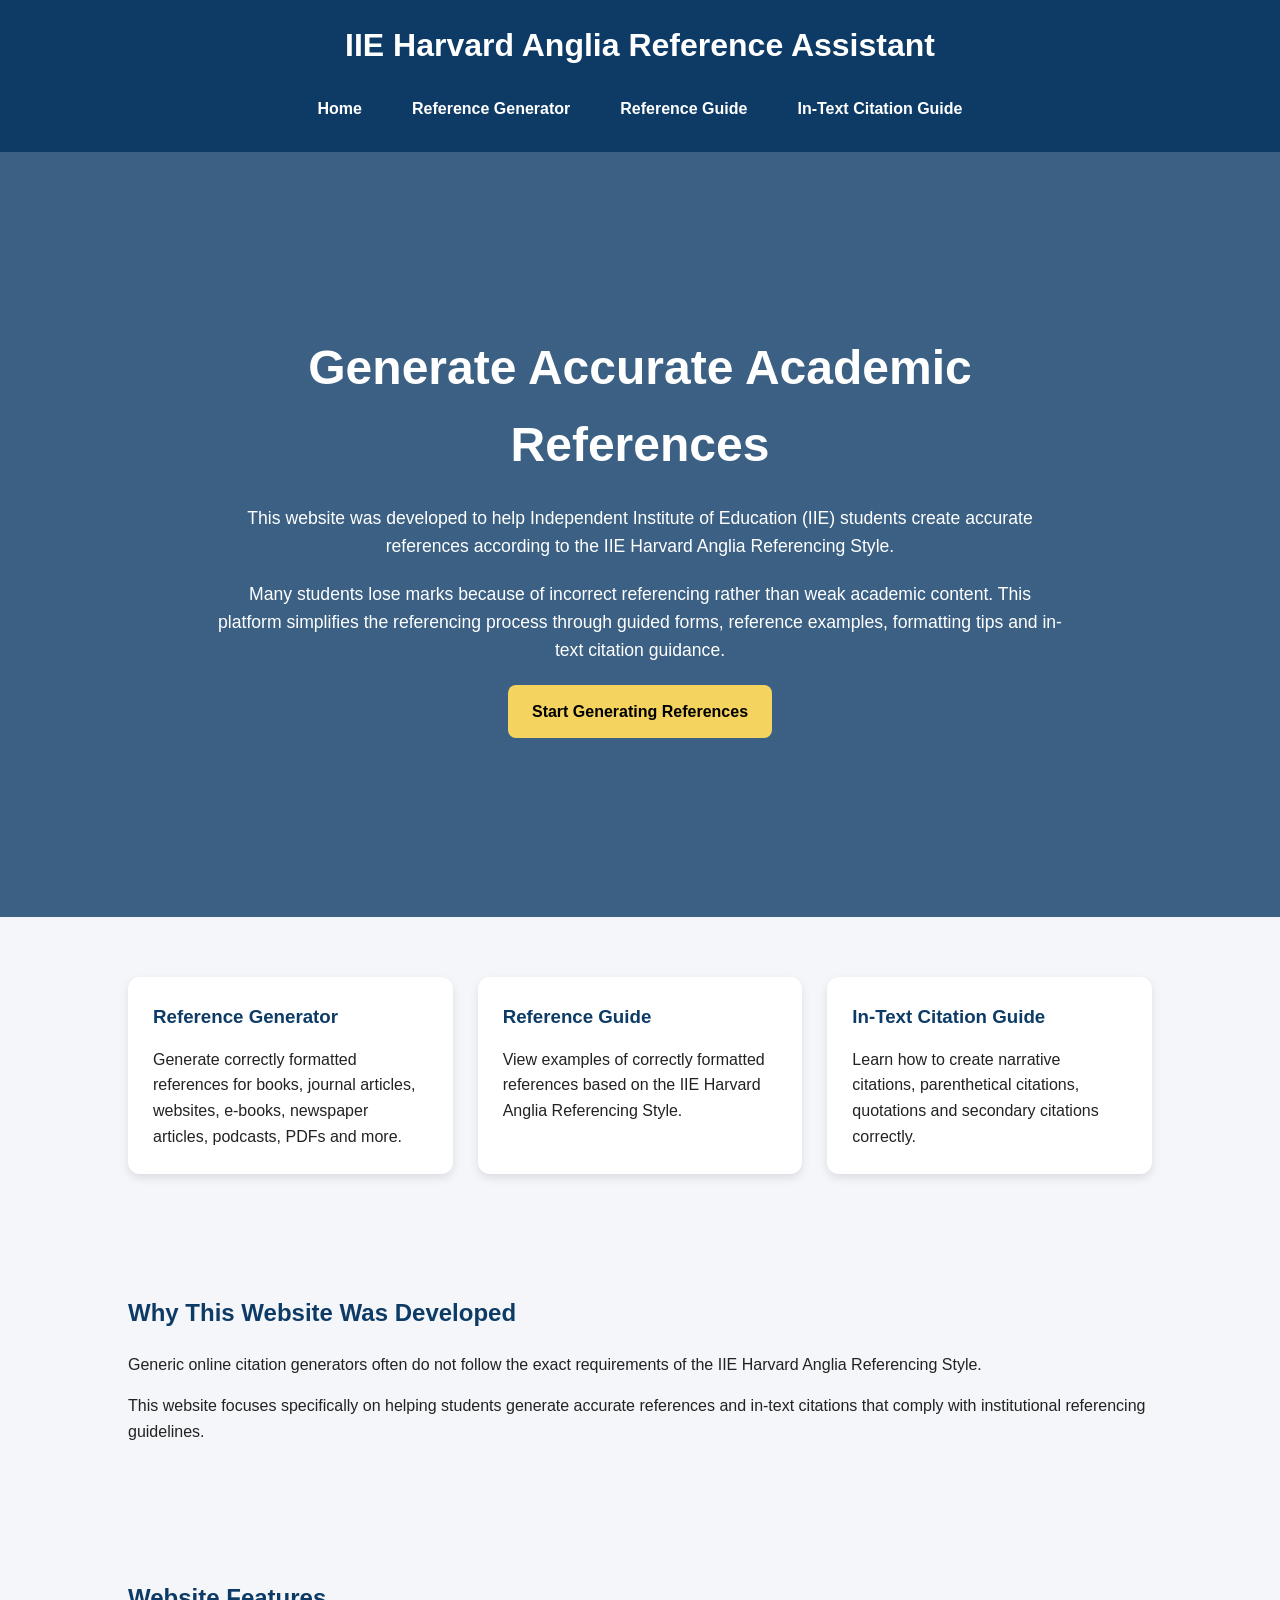
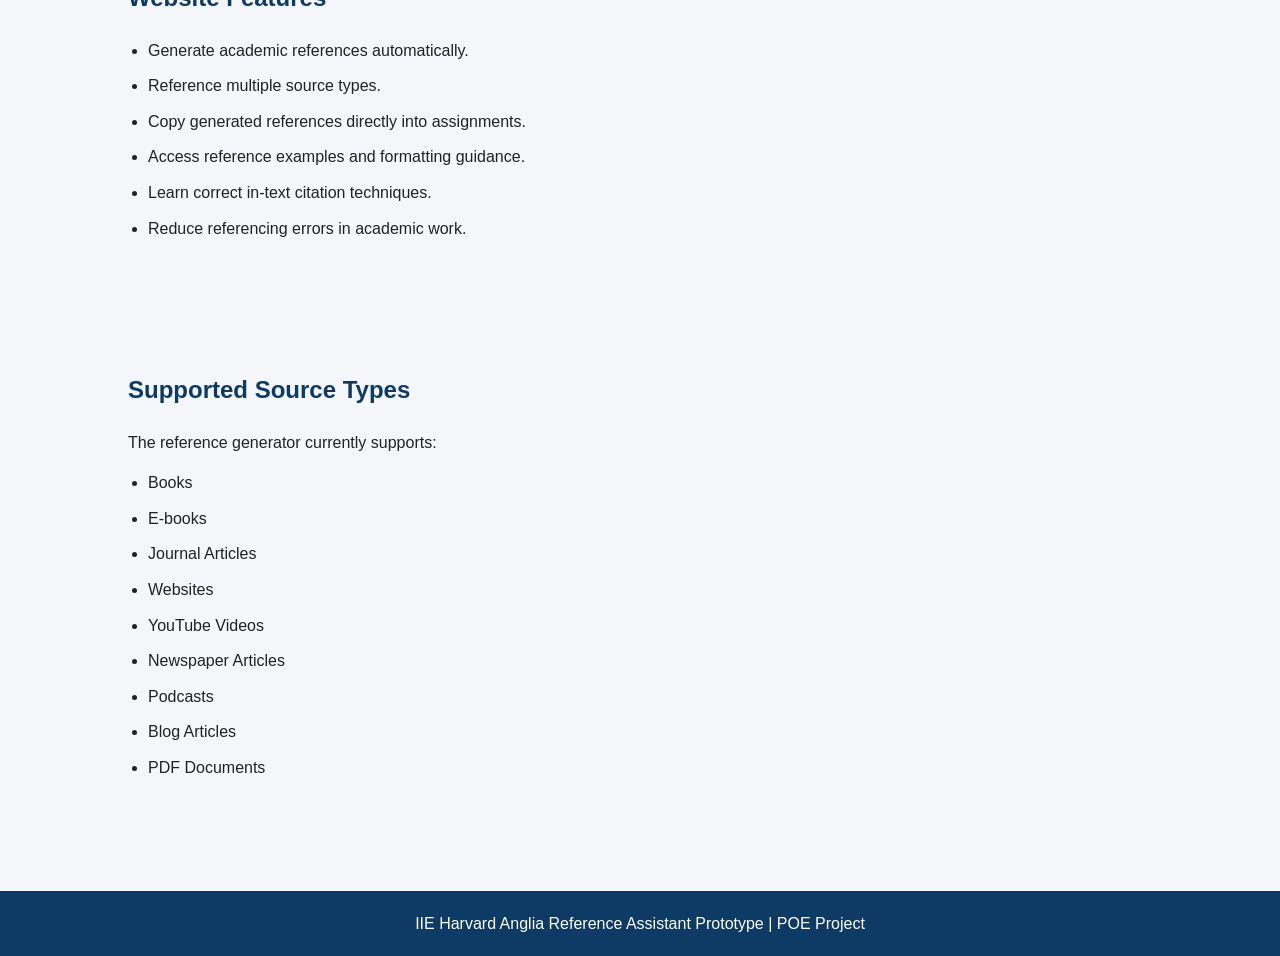
<file: index.html>
<!DOCTYPE html>
<html lang="en">
<head>
  <meta charset="UTF-8">
  <meta name="viewport" content="width=device-width, initial-scale=1.0">
  <title>IIE Harvard Anglia Reference Assistant</title>
  <link rel="stylesheet" href="style.css">
</head>
<body>

<header>

  <div class="logo">
    <h1>IIE Harvard Anglia Reference Assistant</h1>
  </div>

  <nav>
    <a href="index.html">Home</a>
    <a href="generator.html">Reference Generator</a>
    <a href="guide.html">Reference Guide</a>
    <a href="citationguide.html">In-Text Citation Guide</a>
  </nav>

</header>

<section class="hero">

  <div class="hero-content">

    <h2>Generate Accurate Academic References</h2>

    <p>
      This website was developed to help Independent Institute of Education
      (IIE) students create accurate references according to the
      IIE Harvard Anglia Referencing Style.
    </p>

    <p>
      Many students lose marks because of incorrect referencing rather than
      weak academic content. This platform simplifies the referencing process
      through guided forms, reference examples, formatting tips and
      in-text citation guidance.
    </p>

    <a href="generator.html" class="btn">
      Start Generating References
    </a>

  </div>

</section>

<section class="features-section">

  <div class="feature-card">

    <h3>Reference Generator</h3>

    <p>
      Generate correctly formatted references for books, journal articles,
      websites, e-books, newspaper articles, podcasts, PDFs and more.
    </p>

  </div>

  <div class="feature-card">

    <h3>Reference Guide</h3>

    <p>
      View examples of correctly formatted references based on the
      IIE Harvard Anglia Referencing Style.
    </p>

  </div>

  <div class="feature-card">

    <h3>In-Text Citation Guide</h3>

    <p>
      Learn how to create narrative citations, parenthetical citations,
      quotations and secondary citations correctly.
    </p>

  </div>

</section>

<section class="about-section">

  <h2>Why This Website Was Developed</h2>

  <p>
    Generic online citation generators often do not follow the exact
    requirements of the IIE Harvard Anglia Referencing Style.
  </p>

  <p>
    This website focuses specifically on helping students generate accurate
    references and in-text citations that comply with institutional
    referencing guidelines.
  </p>

</section>

<section class="about-section">

  <h2>Website Features</h2>

  <ul>
    <li>Generate academic references automatically.</li>
    <li>Reference multiple source types.</li>
    <li>Copy generated references directly into assignments.</li>
    <li>Access reference examples and formatting guidance.</li>
    <li>Learn correct in-text citation techniques.</li>
    <li>Reduce referencing errors in academic work.</li>
  </ul>

</section>

<section class="about-section">

  <h2>Supported Source Types</h2>

  <p>
    The reference generator currently supports:
  </p>

  <ul>
    <li>Books</li>
    <li>E-books</li>
    <li>Journal Articles</li>
    <li>Websites</li>
    <li>YouTube Videos</li>
    <li>Newspaper Articles</li>
    <li>Podcasts</li>
    <li>Blog Articles</li>
    <li>PDF Documents</li>
  </ul>

</section>

<footer>

  <p>
    IIE Harvard Anglia Reference Assistant Prototype | POE Project
  </p>

</footer>

</body>
</html>
</file>
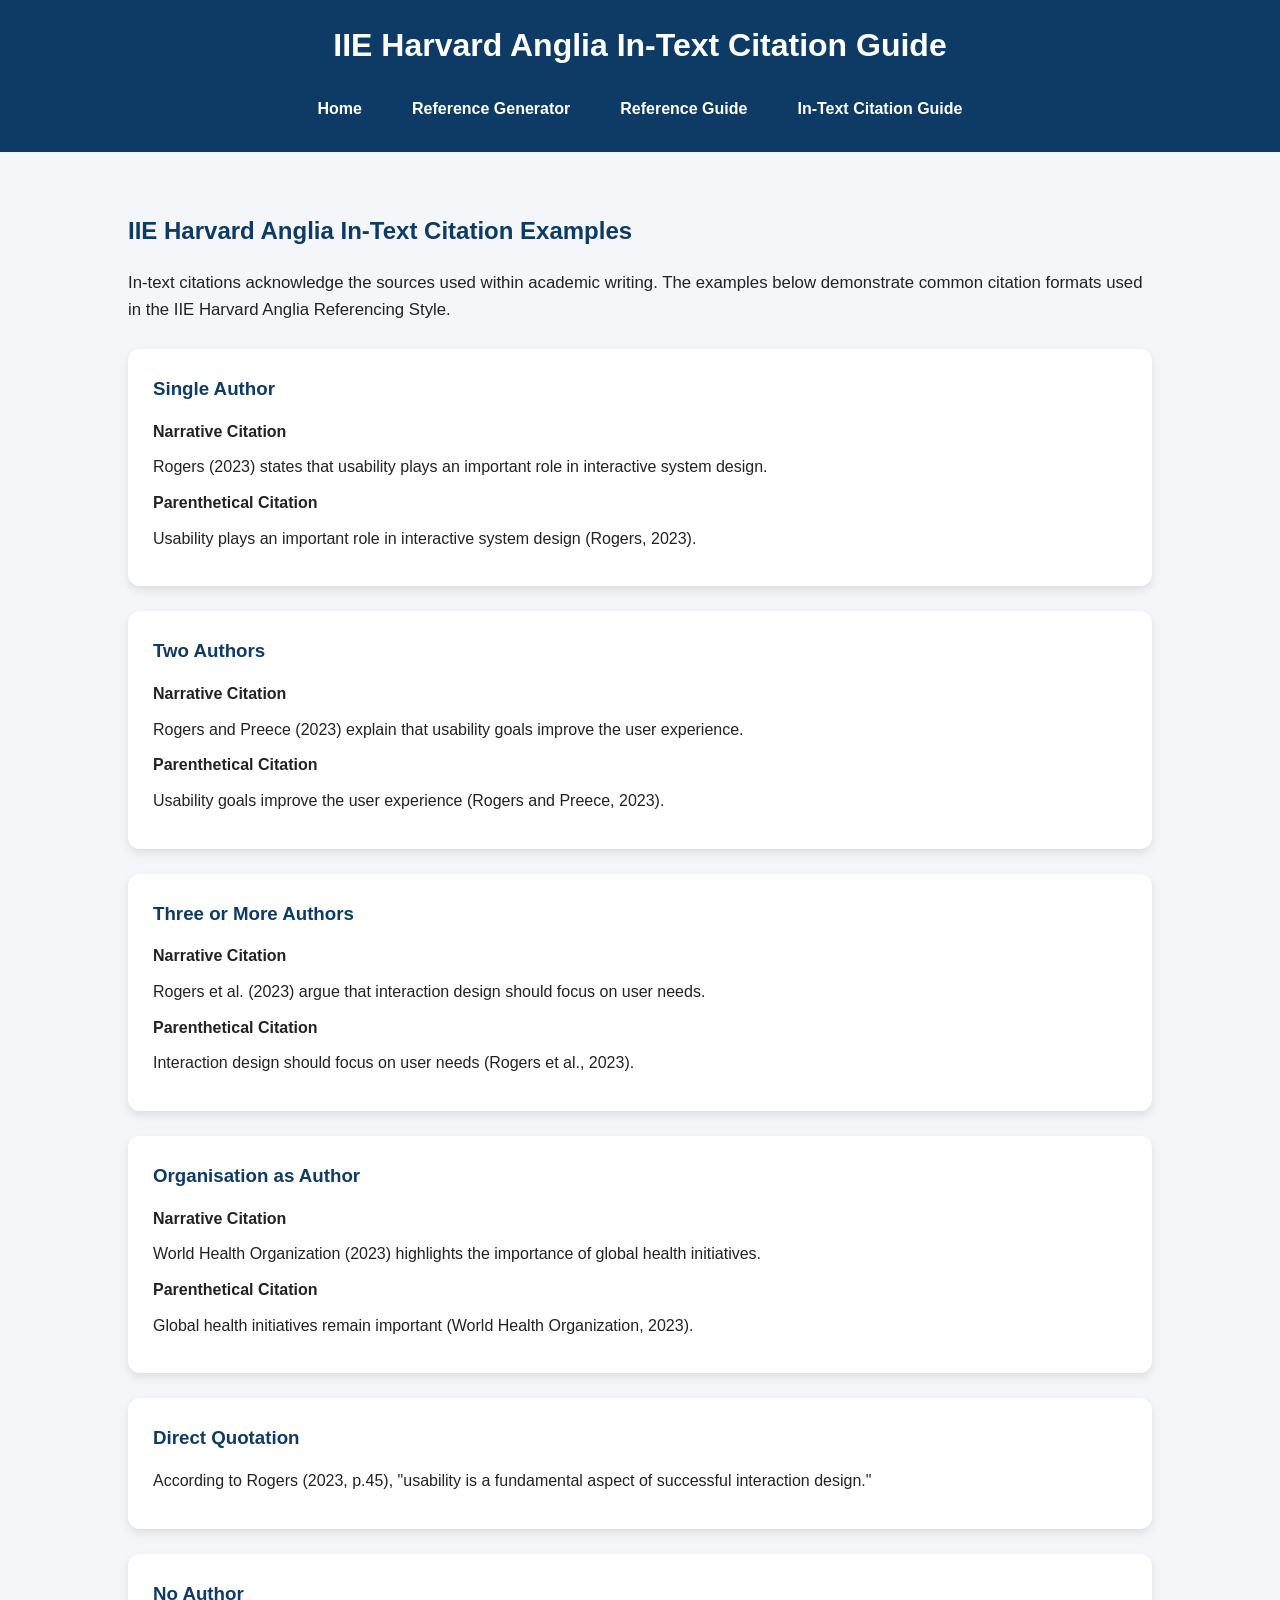
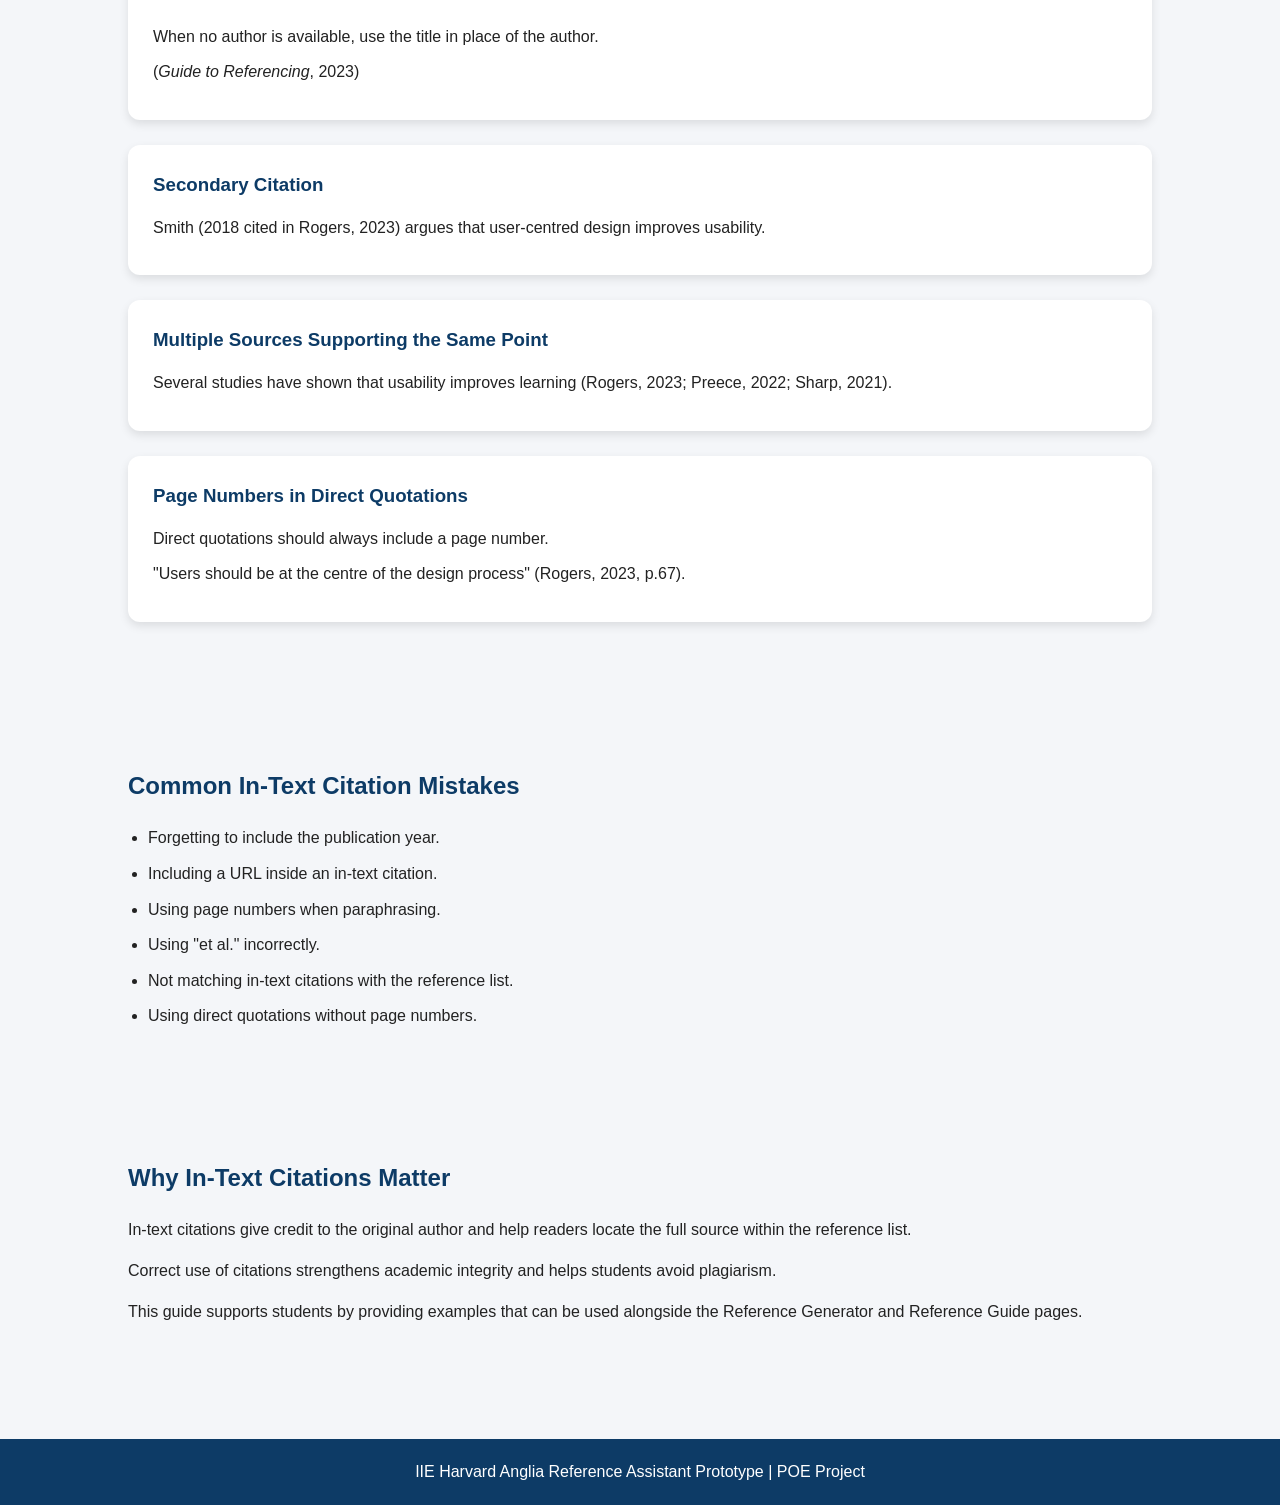
<file: citationguide.html>
<!DOCTYPE html>
<html lang="en">
<head>
<meta charset="UTF-8">
<meta name="viewport" content="width=device-width, initial-scale=1.0">
<title>In-Text Citation Guide</title>
<link rel="stylesheet" href="style.css">
</head>

<body>

<header>

<div class="logo">
<h1>IIE Harvard Anglia In-Text Citation Guide</h1>
</div>

<nav>
<a href="index.html">Home</a>
<a href="generator.html">Reference Generator</a>
<a href="guide.html">Reference Guide</a>
<a href="citationguide.html">In-Text Citation Guide</a>
</nav>

</header>

<section class="guide-section">

<h2>IIE Harvard Anglia In-Text Citation Examples</h2>

<p class="intro-text">
In-text citations acknowledge the sources used within academic writing.
The examples below demonstrate common citation formats used in the
IIE Harvard Anglia Referencing Style.
</p>

<div class="guide-card">

<h3>Single Author</h3>

<p><strong>Narrative Citation</strong></p>

<p>
Rogers (2023) states that usability plays an important role in
interactive system design.
</p>

<p><strong>Parenthetical Citation</strong></p>

<p>
Usability plays an important role in interactive system design
(Rogers, 2023).
</p>

</div>

<div class="guide-card">

<h3>Two Authors</h3>

<p><strong>Narrative Citation</strong></p>

<p>
Rogers and Preece (2023) explain that usability goals improve
the user experience.
</p>

<p><strong>Parenthetical Citation</strong></p>

<p>
Usability goals improve the user experience
(Rogers and Preece, 2023).
</p>

</div>

<div class="guide-card">

<h3>Three or More Authors</h3>

<p><strong>Narrative Citation</strong></p>

<p>
Rogers et al. (2023) argue that interaction design should focus
on user needs.
</p>

<p><strong>Parenthetical Citation</strong></p>

<p>
Interaction design should focus on user needs
(Rogers et al., 2023).
</p>

</div>

<div class="guide-card">

<h3>Organisation as Author</h3>

<p><strong>Narrative Citation</strong></p>

<p>
World Health Organization (2023) highlights the importance of
global health initiatives.
</p>

<p><strong>Parenthetical Citation</strong></p>

<p>
Global health initiatives remain important
(World Health Organization, 2023).
</p>

</div>

<div class="guide-card">

<h3>Direct Quotation</h3>

<p>
According to Rogers (2023, p.45),
"usability is a fundamental aspect of successful interaction design."
</p>

</div>

<div class="guide-card">

<h3>No Author</h3>

<p>
When no author is available, use the title in place of the author.
</p>

<p>
(<em>Guide to Referencing</em>, 2023)
</p>

</div>

<div class="guide-card">

<h3>Secondary Citation</h3>

<p>
Smith (2018 cited in Rogers, 2023) argues that user-centred
design improves usability.
</p>

</div>

<div class="guide-card">

<h3>Multiple Sources Supporting the Same Point</h3>

<p>
Several studies have shown that usability improves learning
(Rogers, 2023; Preece, 2022; Sharp, 2021).
</p>

</div>

<div class="guide-card">

<h3>Page Numbers in Direct Quotations</h3>

<p>
Direct quotations should always include a page number.
</p>

<p>
"Users should be at the centre of the design process"
(Rogers, 2023, p.67).
</p>

</div>

</section>

<section class="about-section">

<h2>Common In-Text Citation Mistakes</h2>

<ul>

<li>Forgetting to include the publication year.</li>

<li>Including a URL inside an in-text citation.</li>

<li>Using page numbers when paraphrasing.</li>

<li>Using "et al." incorrectly.</li>

<li>Not matching in-text citations with the reference list.</li>

<li>Using direct quotations without page numbers.</li>

</ul>

</section>

<section class="about-section">

<h2>Why In-Text Citations Matter</h2>

<p>
In-text citations give credit to the original author and help
readers locate the full source within the reference list.
</p>

<p>
Correct use of citations strengthens academic integrity and helps
students avoid plagiarism.
</p>

<p>
This guide supports students by providing examples that can be
used alongside the Reference Generator and Reference Guide pages.
</p>

</section>

<footer>

<p>
IIE Harvard Anglia Reference Assistant Prototype | POE Project
</p>

</footer>

</body>
</html>
</file>
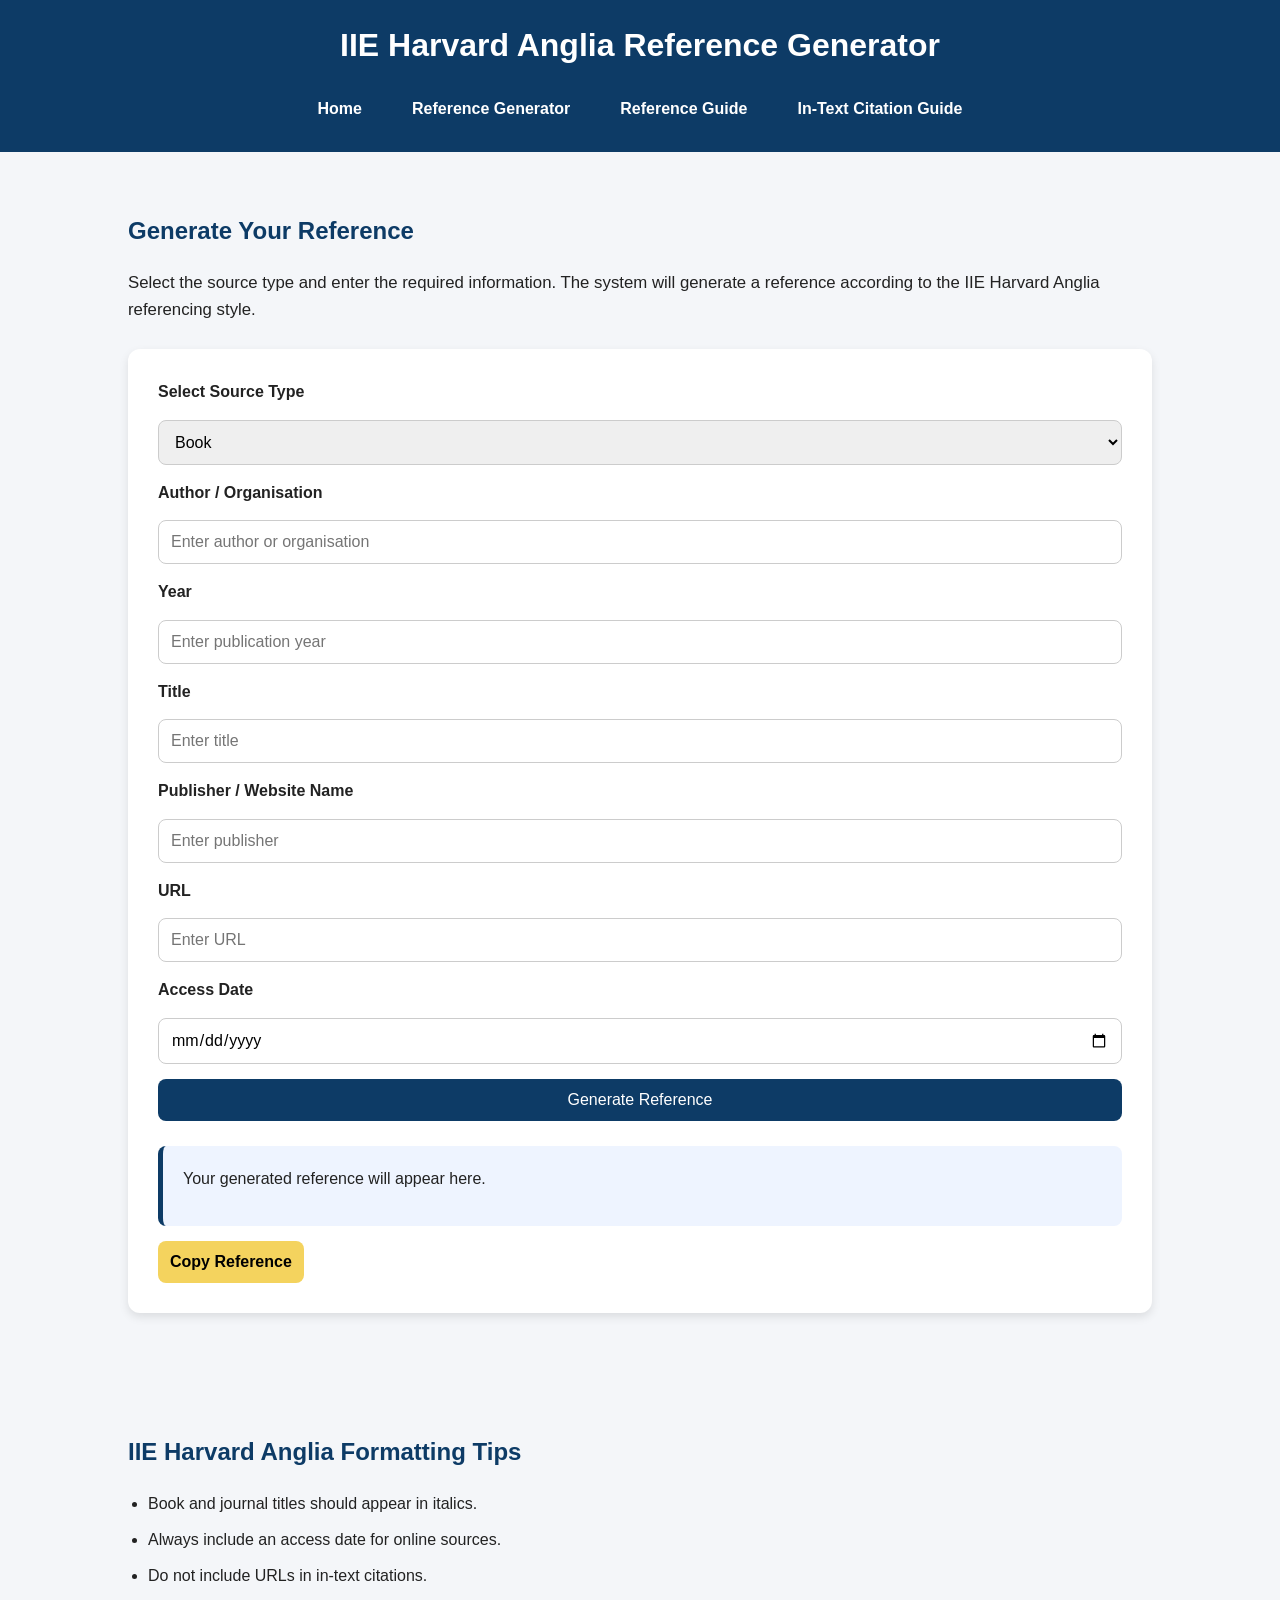
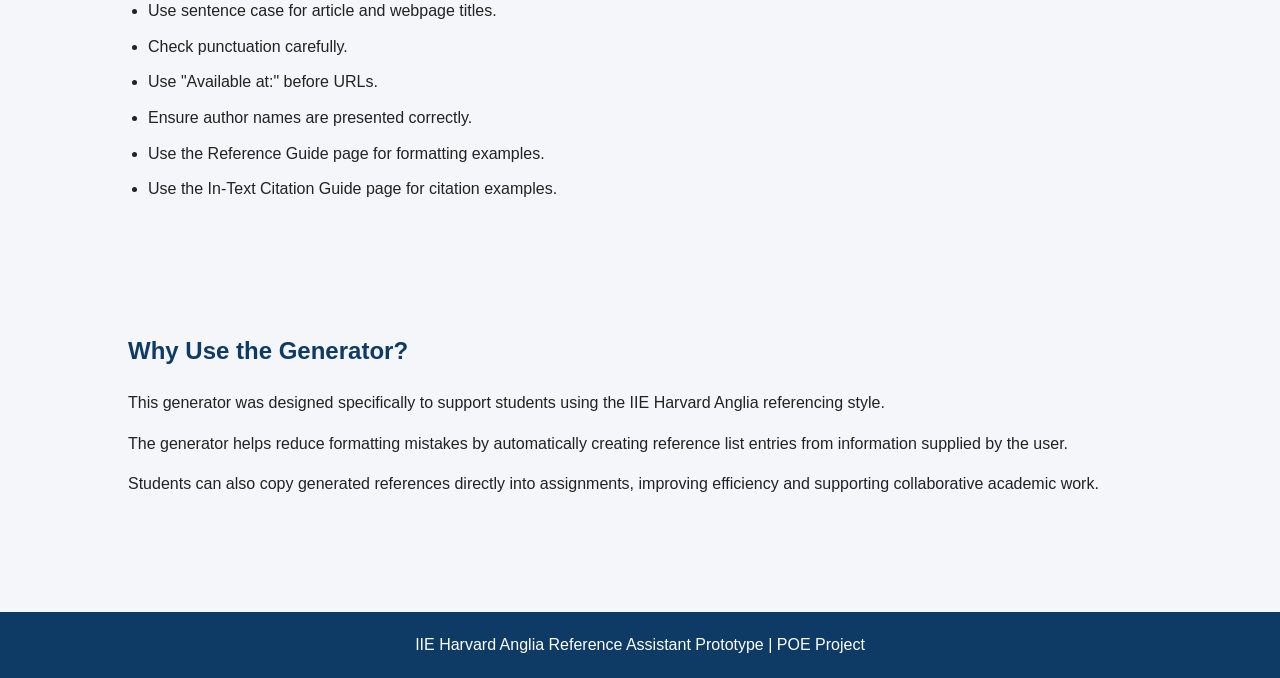
<file: generator.html>
<!DOCTYPE html>
<html lang="en">
<head>
<meta charset="UTF-8">
<meta name="viewport" content="width=device-width, initial-scale=1.0">
<title>Reference Generator</title>
<link rel="stylesheet" href="style.css">
</head>

<body>

<header>

<div class="logo">
<h1>IIE Harvard Anglia Reference Generator</h1>
</div>

<nav>
<a href="index.html">Home</a>
<a href="generator.html">Reference Generator</a>
<a href="guide.html">Reference Guide</a>
<a href="citationguide.html">In-Text Citation Guide</a>
</nav>

</header>

<section class="generator-section">

<h2>Generate Your Reference</h2>

<p class="intro-text">
Select the source type and enter the required information. The system will
generate a reference according to the IIE Harvard Anglia referencing style.
</p>

<div class="generator-box">

<form id="referenceForm">

<label>Select Source Type</label>

<select id="sourceType">

<option value="book">Book</option>

<option value="ebook">eBook</option>

<option value="journal">Journal Article</option>

<option value="website">Website</option>

<option value="youtube">YouTube Video</option>

<option value="newspaper">Newspaper Article</option>

<option value="podcast">Podcast</option>

<option value="blog">Blog Article</option>

<option value="pdf">PDF Document</option>

</select>

<label>Author / Organisation</label>
<input type="text" id="author" placeholder="Enter author or organisation">

<label>Year</label>
<input type="number" id="year" placeholder="Enter publication year">

<label>Title</label>
<input type="text" id="title" placeholder="Enter title">

<label>Publisher / Website Name</label>
<input type="text" id="publisher" placeholder="Enter publisher">

<label>URL</label>
<input type="url" id="url" placeholder="Enter URL">

<label>Access Date</label>
<input type="date" id="access">

<button type="button" onclick="generateReference()">
Generate Reference
</button>

</form>

<div class="output" id="output">
Your generated reference will appear here.
</div>

<button type="button" class="copy-btn" onclick="copyReference()">
Copy Reference
</button>

</div>

</section>

<section class="tips-section">

<h2>IIE Harvard Anglia Formatting Tips</h2>

<ul>

<li>Book and journal titles should appear in italics.</li>

<li>Always include an access date for online sources.</li>

<li>Do not include URLs in in-text citations.</li>

<li>Use sentence case for article and webpage titles.</li>

<li>Check punctuation carefully.</li>

<li>Use "Available at:" before URLs.</li>

<li>Ensure author names are presented correctly.</li>

<li>Use the Reference Guide page for formatting examples.</li>

<li>Use the In-Text Citation Guide page for citation examples.</li>

</ul>

</section>

<section class="about-section">

<h2>Why Use the Generator?</h2>

<p>
This generator was designed specifically to support students using
the IIE Harvard Anglia referencing style.
</p>

<p>
The generator helps reduce formatting mistakes by automatically
creating reference list entries from information supplied by the user.
</p>

<p>
Students can also copy generated references directly into assignments,
improving efficiency and supporting collaborative academic work.
</p>

</section>

<footer>

<p>
IIE Harvard Anglia Reference Assistant Prototype | POE Project
</p>

</footer>

<script>

function generateReference(){

let type =
document.getElementById("sourceType").value;

let author =
document.getElementById("author").value;

let year =
document.getElementById("year").value;

let title =
document.getElementById("title").value;

let publisher =
document.getElementById("publisher").value;

let url =
document.getElementById("url").value;

let access =
document.getElementById("access").value;

let output =
document.getElementById("output");

if(author === "" || year === "" || title === ""){

output.innerHTML =
"Please complete all required fields.";

return;

}

let reference = "";

if(type === "book"){

reference =
`${author}, ${year}. <em>${title}</em>. ${publisher}.`;

}

else if(type === "ebook"){

reference =
`${author}, ${year}. <em>${title}</em>. [e-book] Available at: &lt;${url}&gt; [Accessed ${access}].`;

}

else if(type === "journal"){

reference =
`${author}, ${year}. '${title}', <em>${publisher}</em>.`;

}

else if(type === "website"){

reference =
`${author}, ${year}. <em>${title}</em>. [online] Available at: &lt;${url}&gt; [Accessed ${access}].`;

}

else if(type === "youtube"){

reference =
`${author}, ${year}. <em>${title}</em>. [video online] Available at: &lt;${url}&gt; [Accessed ${access}].`;

}

else if(type === "newspaper"){

reference =
`${author}, ${year}. '${title}'. ${publisher}.`;

}

else if(type === "podcast"){

reference =
`${author}, ${year}. <em>${title}</em>. [podcast] Available at: &lt;${url}&gt; [Accessed ${access}].`;

}

else if(type === "blog"){

reference =
`${author}, ${year}. '${title}'. [blog] Available at: &lt;${url}&gt; [Accessed ${access}].`;

}

else if(type === "pdf"){

reference =
`${author}, ${year}. <em>${title}</em>. [pdf] Available at: &lt;${url}&gt; [Accessed ${access}].`;

}

output.innerHTML = reference;

}

function copyReference(){

let reference =
document.getElementById("output").innerText;

navigator.clipboard.writeText(reference);

alert("Reference copied successfully.");

}

</script>

</body>
</html>
</file>
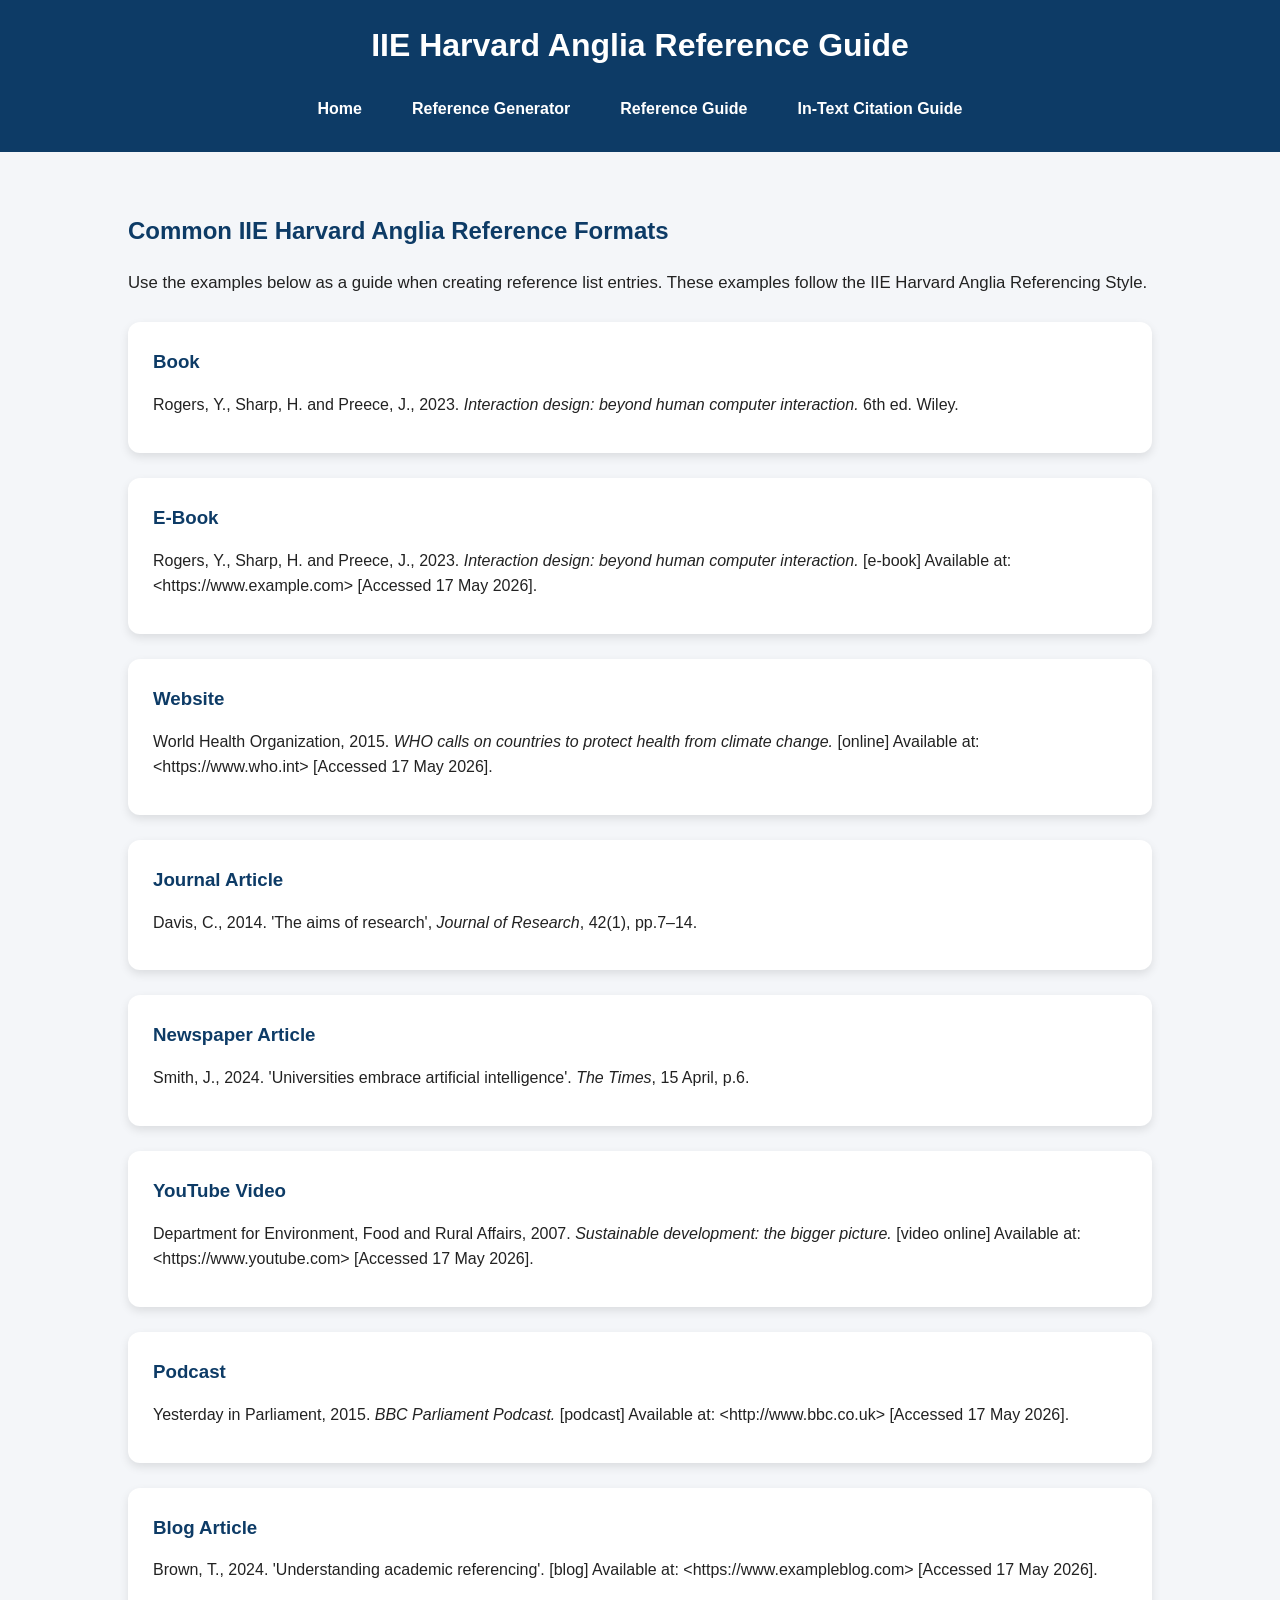
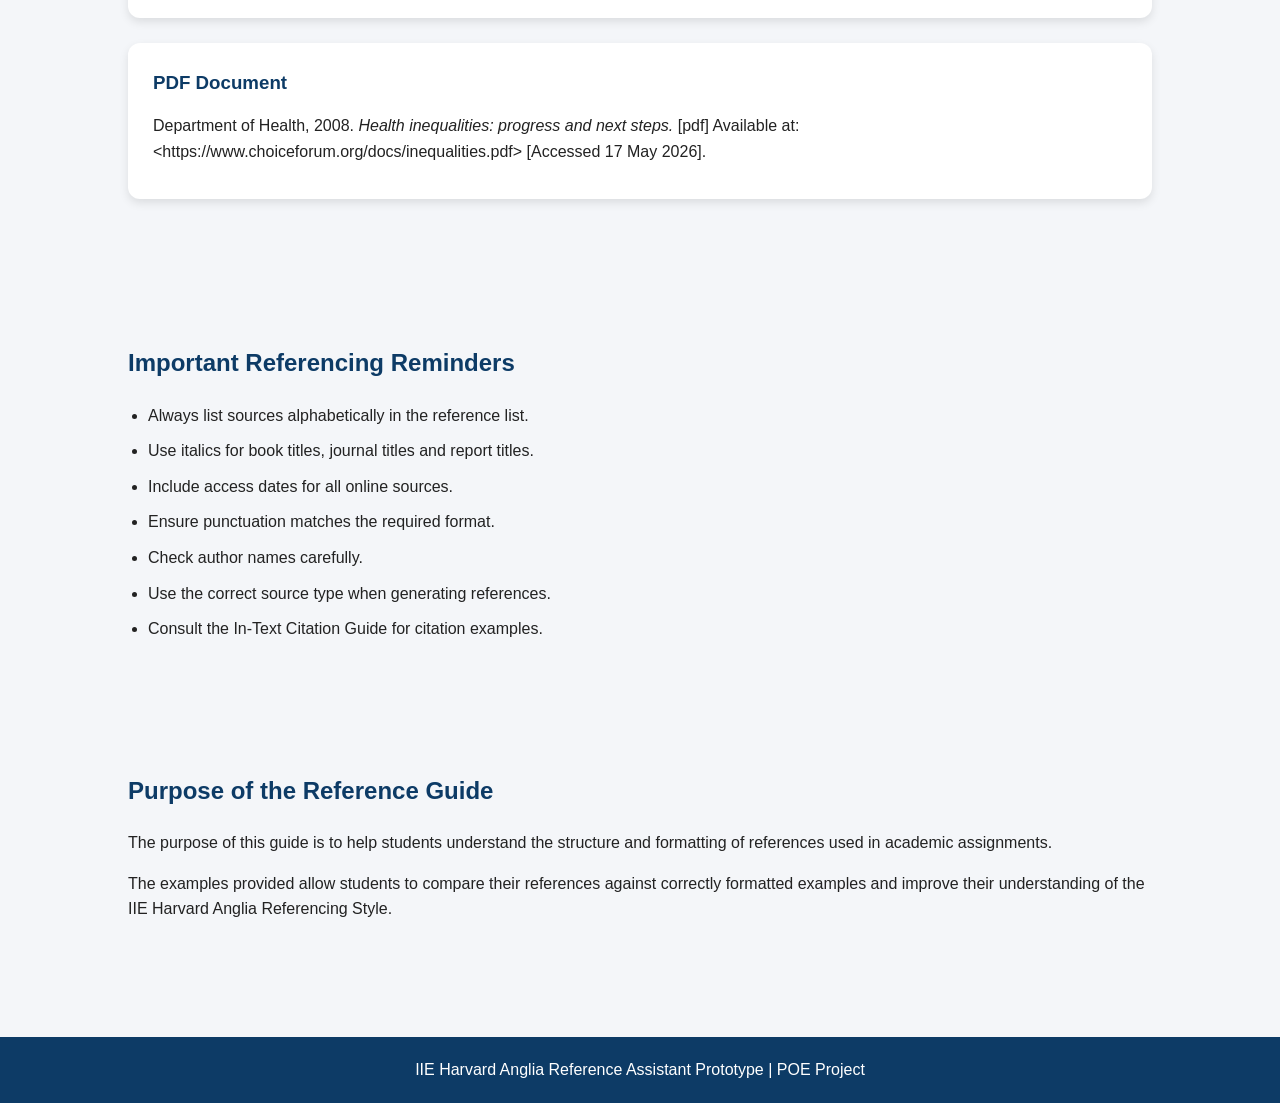
<file: guide.html>
<!DOCTYPE html>
<html lang="en">
<head>
<meta charset="UTF-8">
<meta name="viewport" content="width=device-width, initial-scale=1.0">
<title>Reference Guide</title>
<link rel="stylesheet" href="style.css">
</head>

<body>

<header>

<div class="logo">
<h1>IIE Harvard Anglia Reference Guide</h1>
</div>

<nav>
<a href="index.html">Home</a>
<a href="generator.html">Reference Generator</a>
<a href="guide.html">Reference Guide</a>
<a href="citationguide.html">In-Text Citation Guide</a>
</nav>

</header>

<section class="guide-section">

<h2>Common IIE Harvard Anglia Reference Formats</h2>

<p class="intro-text">
Use the examples below as a guide when creating reference list entries.
These examples follow the IIE Harvard Anglia Referencing Style.
</p>

<div class="guide-card">

<h3>Book</h3>

<p>
Rogers, Y., Sharp, H. and Preece, J., 2023.
<em>Interaction design: beyond human computer interaction.</em>
6th ed. Wiley.
</p>

</div>

<div class="guide-card">

<h3>E-Book</h3>

<p>
Rogers, Y., Sharp, H. and Preece, J., 2023.
<em>Interaction design: beyond human computer interaction.</em>
[e-book] Available at:
&lt;https://www.example.com&gt;
[Accessed 17 May 2026].
</p>

</div>

<div class="guide-card">

<h3>Website</h3>

<p>
World Health Organization, 2015.
<em>WHO calls on countries to protect health from climate change.</em>
[online] Available at:
&lt;https://www.who.int&gt;
[Accessed 17 May 2026].
</p>

</div>

<div class="guide-card">

<h3>Journal Article</h3>

<p>
Davis, C., 2014.
'The aims of research',
<em>Journal of Research</em>,
42(1), pp.7–14.
</p>

</div>

<div class="guide-card">

<h3>Newspaper Article</h3>

<p>
Smith, J., 2024.
'Universities embrace artificial intelligence'.
<em>The Times</em>,
15 April, p.6.
</p>

</div>

<div class="guide-card">

<h3>YouTube Video</h3>

<p>
Department for Environment, Food and Rural Affairs, 2007.
<em>Sustainable development: the bigger picture.</em>
[video online] Available at:
&lt;https://www.youtube.com&gt;
[Accessed 17 May 2026].
</p>

</div>

<div class="guide-card">

<h3>Podcast</h3>

<p>
Yesterday in Parliament, 2015.
<em>BBC Parliament Podcast.</em>
[podcast] Available at:
&lt;http://www.bbc.co.uk&gt;
[Accessed 17 May 2026].
</p>

</div>

<div class="guide-card">

<h3>Blog Article</h3>

<p>
Brown, T., 2024.
'Understanding academic referencing'.
[blog] Available at:
&lt;https://www.exampleblog.com&gt;
[Accessed 17 May 2026].
</p>

</div>

<div class="guide-card">

<h3>PDF Document</h3>

<p>
Department of Health, 2008.
<em>Health inequalities: progress and next steps.</em>
[pdf] Available at:
&lt;https://www.choiceforum.org/docs/inequalities.pdf&gt;
[Accessed 17 May 2026].
</p>

</div>

</section>

<section class="about-section">

<h2>Important Referencing Reminders</h2>

<ul>

<li>Always list sources alphabetically in the reference list.</li>

<li>Use italics for book titles, journal titles and report titles.</li>

<li>Include access dates for all online sources.</li>

<li>Ensure punctuation matches the required format.</li>

<li>Check author names carefully.</li>

<li>Use the correct source type when generating references.</li>

<li>Consult the In-Text Citation Guide for citation examples.</li>

</ul>

</section>

<section class="about-section">

<h2>Purpose of the Reference Guide</h2>

<p>
The purpose of this guide is to help students understand the structure
and formatting of references used in academic assignments.
</p>

<p>
The examples provided allow students to compare their references against
correctly formatted examples and improve their understanding of the
IIE Harvard Anglia Referencing Style.
</p>

</section>

<footer>

<p>
IIE Harvard Anglia Reference Assistant Prototype | POE Project
</p>

</footer>

</body>
</html>
</file>
<file: style.css>
*{
margin:0;
padding:0;
box-sizing:border-box;
font-family:Arial, sans-serif;
}

body{
background:#f4f6f9;
color:#222;
line-height:1.6;
}

/* HEADER */

header{
background:#0d3b66;
color:white;
padding:20px;
}

.logo{
text-align:center;
margin-bottom:15px;
}

.logo h1{
font-size:2rem;
}

/* NAVIGATION */

nav{
display:flex;
justify-content:center;
gap:20px;
flex-wrap:wrap;
}

nav a{
color:white;
text-decoration:none;
font-weight:bold;
padding:10px 15px;
border-radius:6px;
transition:0.3s;
}

nav a:hover{
background:#145da0;
}

/* HERO SECTION */

.hero{
height:85vh;
background:
linear-gradient(
rgba(13,59,102,0.8),
rgba(13,59,102,0.8)
),
url('https://images.unsplash.com/photo-1522202176988-66273c2fd55f?q=80&w=1200');

background-size:cover;
background-position:center;

display:flex;
justify-content:center;
align-items:center;

text-align:center;
color:white;

padding:40px;
}

.hero-content{
max-width:850px;
}

.hero h2{
font-size:3rem;
margin-bottom:20px;
}

.hero p{
font-size:1.1rem;
margin-bottom:20px;
}

/* BUTTONS */

.btn{
display:inline-block;
background:#f4d35e;
color:black;
padding:14px 24px;
text-decoration:none;
border-radius:8px;
font-weight:bold;
}

.btn:hover{
opacity:0.9;
}

button{
background:#0d3b66;
color:white;
padding:12px;
border:none;
border-radius:8px;
cursor:pointer;
font-size:1rem;
transition:0.3s;
}

button:hover{
background:#145da0;
}

/* COPY BUTTON */

.copy-btn{
margin-top:15px;
background:#f4d35e;
color:black;
font-weight:bold;
}

.copy-btn:hover{
opacity:0.9;
}

/* FEATURES */

.features-section{
padding:60px 10%;

display:grid;
grid-template-columns:
repeat(auto-fit,minmax(250px,1fr));

gap:25px;
}

.feature-card{
background:white;
padding:25px;
border-radius:12px;
box-shadow:0 4px 10px rgba(0,0,0,0.1);
}

.feature-card h3{
color:#0d3b66;
margin-bottom:15px;
}

/* CONTENT SECTIONS */

.about-section,
.generator-section,
.guide-section,
.tips-section{
padding:60px 10%;
}

.about-section h2,
.generator-section h2,
.guide-section h2,
.tips-section h2{
margin-bottom:20px;
color:#0d3b66;
}

.about-section p{
margin-bottom:15px;
}

.about-section ul{
padding-left:20px;
margin-top:15px;
}

.about-section li{
margin-bottom:10px;
}

.intro-text{
margin-bottom:25px;
font-size:1.05rem;
}

/* GENERATOR */

.generator-box{
background:white;
padding:30px;
border-radius:12px;
box-shadow:0 4px 10px rgba(0,0,0,0.1);
}

form{
display:flex;
flex-direction:column;
gap:15px;
}

label{
font-weight:bold;
}

input,
select{
padding:12px;
border:1px solid #ccc;
border-radius:8px;
font-size:1rem;
}

/* OUTPUT */

.output{
margin-top:25px;
padding:20px;
background:#eef4ff;
border-left:5px solid #0d3b66;
border-radius:8px;
min-height:80px;
}

/* REFERENCE GUIDE CARDS */

.guide-card{
background:white;
padding:25px;
border-radius:12px;
margin-bottom:25px;
box-shadow:0 4px 10px rgba(0,0,0,0.1);
}

.guide-card h3{
color:#0d3b66;
margin-bottom:15px;
}

.guide-card p{
margin-bottom:10px;
}

/* TIPS */

.tips-section ul{
padding-left:20px;
margin-top:15px;
}

.tips-section li{
margin-bottom:10px;
}

/* FOOTER */

footer{
background:#0d3b66;
color:white;
text-align:center;
padding:20px;
margin-top:40px;
}

/* MOBILE RESPONSIVE */

@media(max-width:768px){

.hero{
height:auto;
padding:80px 20px;
}

.hero h2{
font-size:2rem;
}

nav{
flex-direction:column;
align-items:center;
}

.features-section{
grid-template-columns:1fr;
}

.generator-section,
.guide-section,
.about-section,
.tips-section{
padding:40px 6%;
}

.logo h1{
font-size:1.5rem;
}

}
</file>
